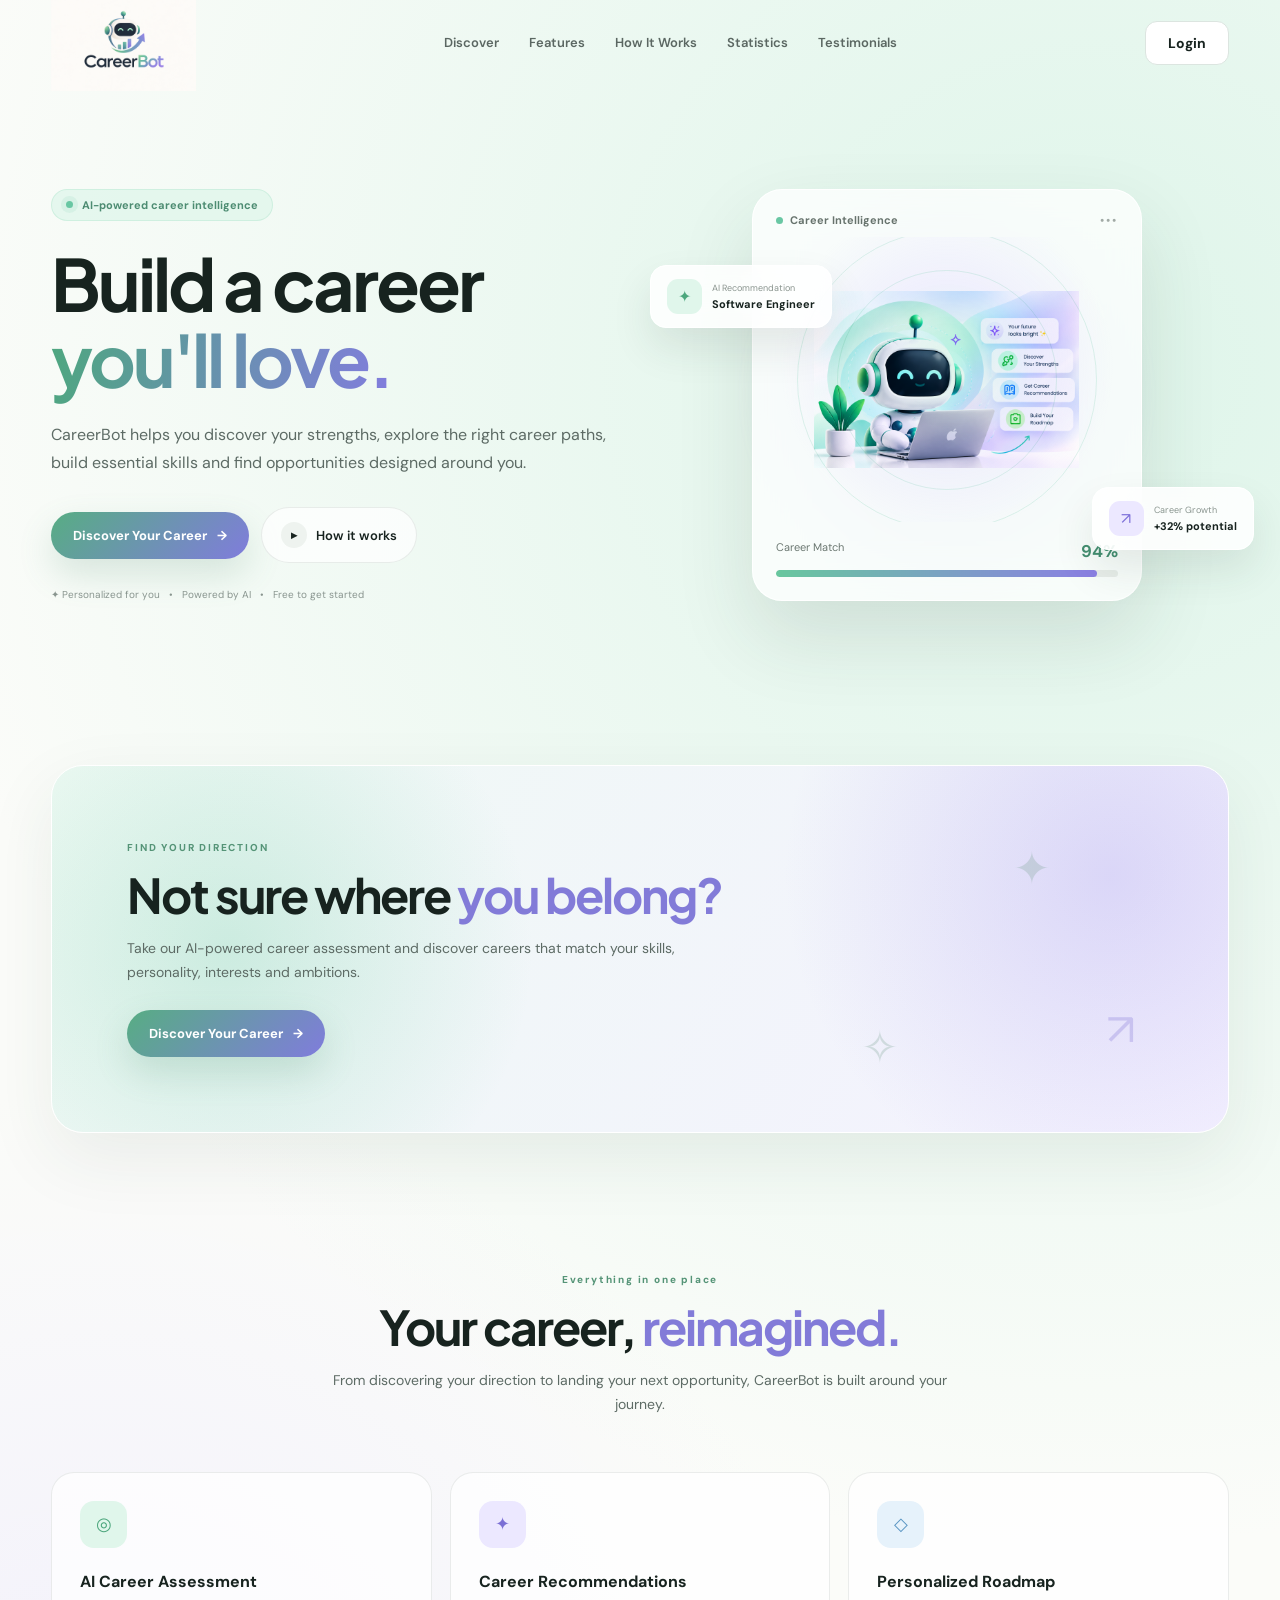
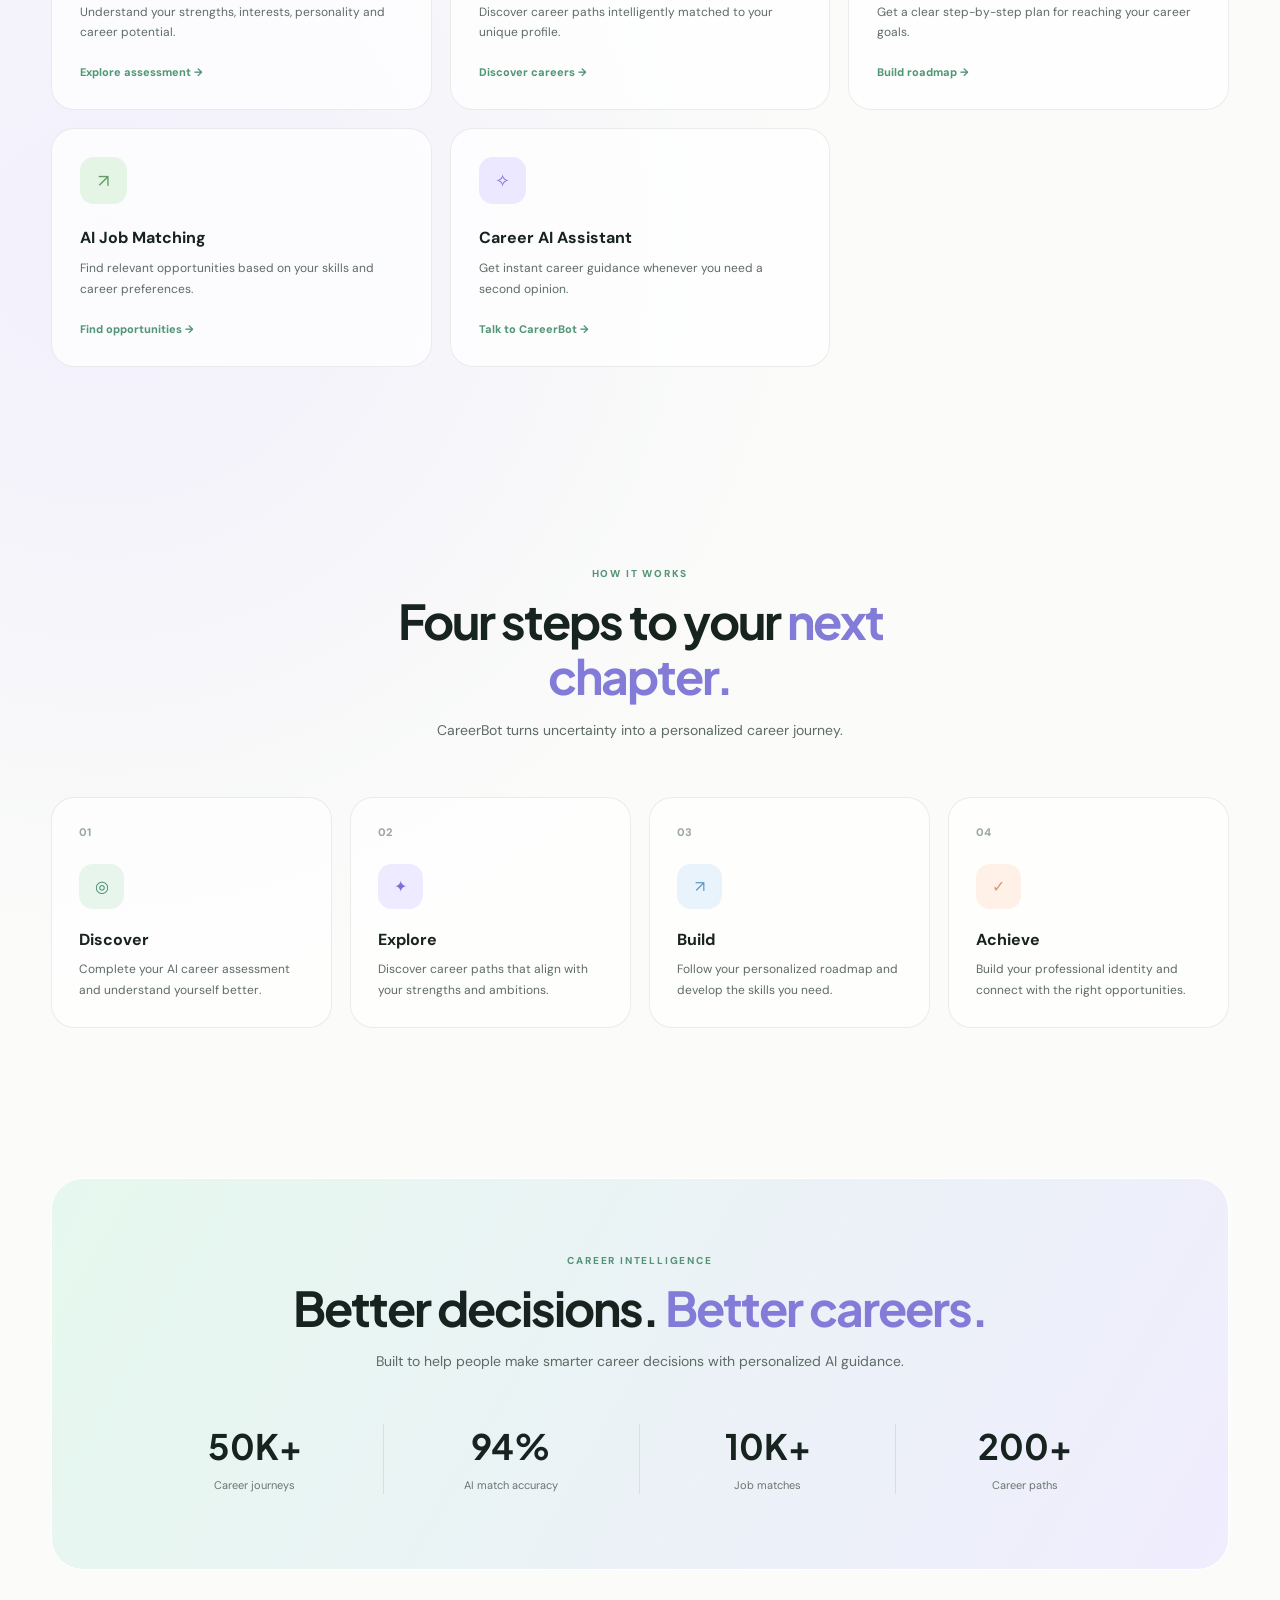
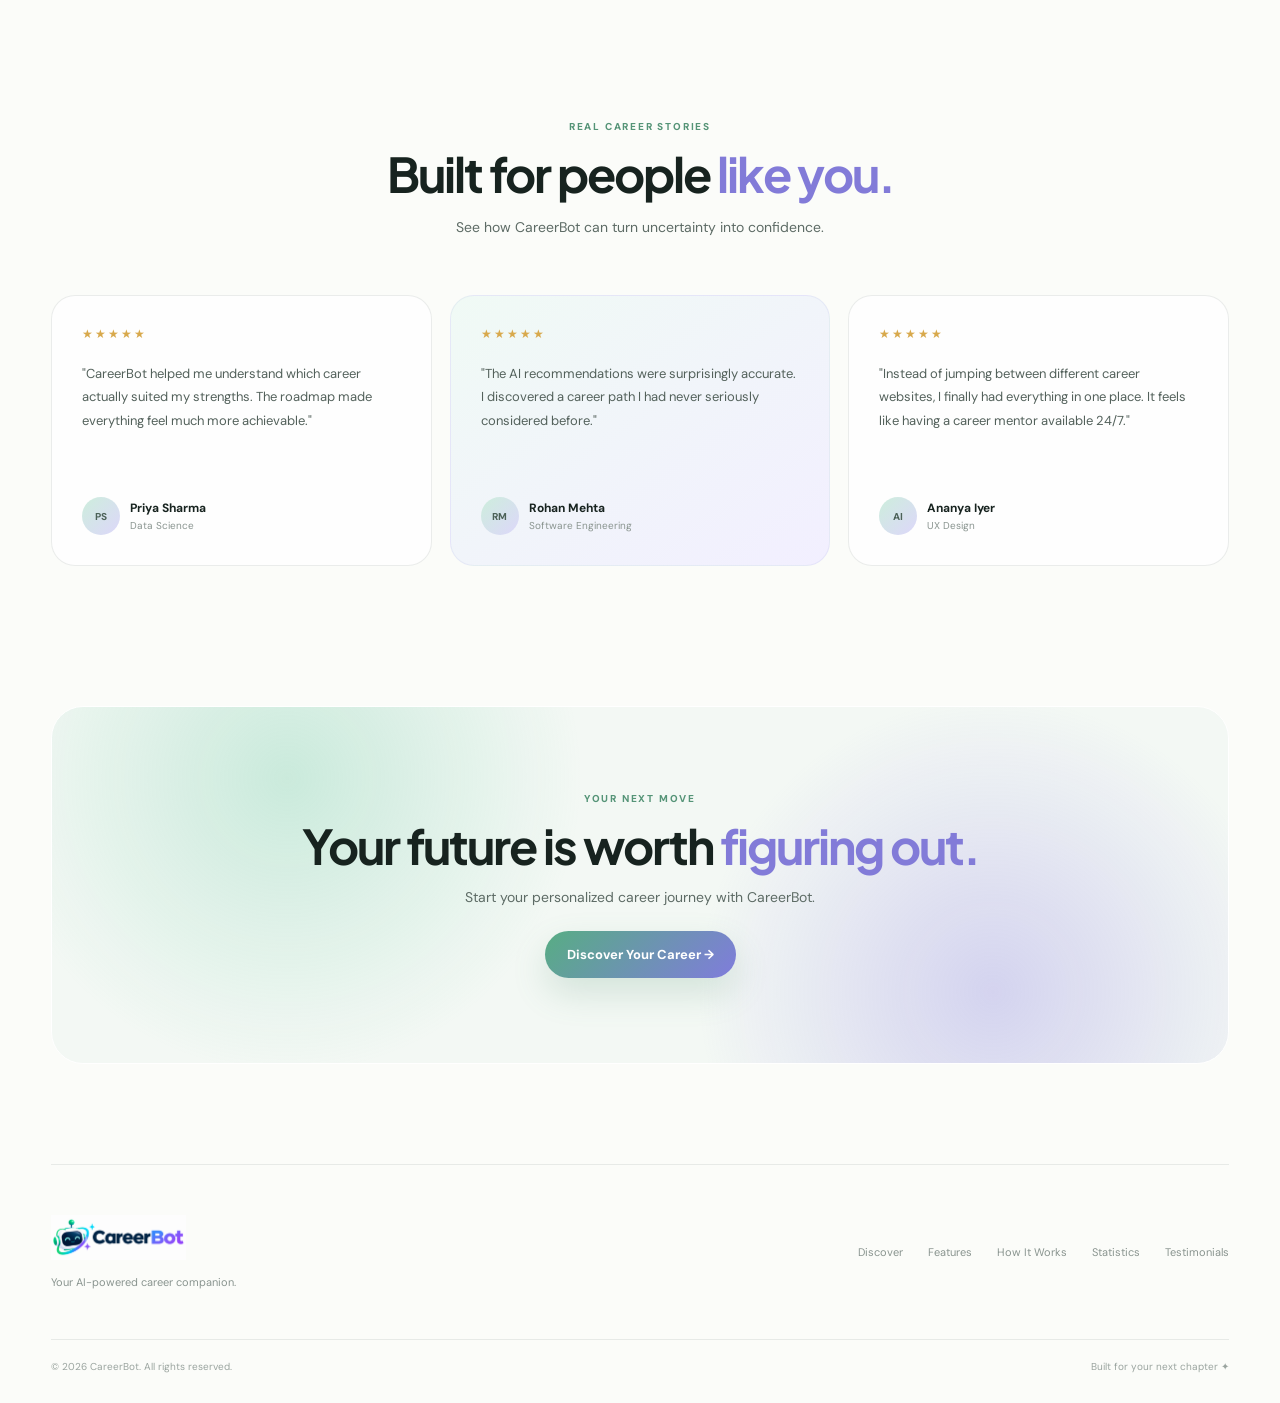
<file: index.html>
<!DOCTYPE html>
<html lang="en">
<head>
    <meta charset="UTF-8">
    <meta name="viewport" content="width=device-width, initial-scale=1.0">

    <title>CareerBot — Your AI Career Companion</title>
    <link rel="icon" type="image/png" href="CareerBot%20Growth%20Mascot%20Logo%281%29.png">

    <link rel="stylesheet" href="style.css">

    <!-- Fonts -->
    <link rel="preconnect" href="https://fonts.googleapis.com">
    <link rel="preconnect" href="https://fonts.gstatic.com" crossorigin>

    <link href="https://fonts.googleapis.com/css2?family=DM+Sans:wght@400;500;600;700&family=Plus+Jakarta+Sans:wght@500;600;700;800&display=swap" rel="stylesheet">
</head>


<body>

    <!-- ================= NAVBAR ================= -->

    <header class="navbar">

        <!-- CareerBot Logo -->
        <a href="index.html" class="logo">
            <img src="CareerBot Growth Mascot Logo(1).png" alt="CareerBot">
        </a>

        <nav class="nav-links">
            <a href="#discover">Discover</a>
            <a href="#features">Features</a>
            <a href="#how-it-works">How It Works</a>
            <a href="#statistics">Statistics</a>
            <a href="#testimonials">Testimonials</a>
        </nav>

        <div class="nav-buttons">

            <a href="login.html" class="login-btn">
                Login
            </a>

        </div>

        <button class="menu-btn" id="menuBtn">
            ☰
        </button>

    </header>


    <main>

        <!-- ================= HERO ================= -->

        <section class="hero">

            <div class="hero-content">

                <div class="hero-badge">
                    <span class="dot"></span>
                    AI-powered career intelligence
                </div>

                <h1>
                    Build a career
                    <br>
                    <span>you'll love.</span>
                </h1>

                <p>
                    CareerBot helps you discover your strengths,
                    explore the right career paths, build essential
                    skills and find opportunities designed around you.
                </p>

                <div class="hero-buttons">

                    <a href="login.html" class="primary-btn">
                        Discover Your Career
                        <span>→</span>
                    </a>

                    <a href="#how-it-works" class="secondary-btn">
                        <span class="play">▶</span>
                        How it works
                    </a>

                </div>

                <div class="hero-note">
                    ✦ Personalized for you &nbsp; • &nbsp;
                    Powered by AI &nbsp; • &nbsp;
                    Free to get started
                </div>

            </div>


            <!-- HERO VISUAL -->

            <div class="hero-visual">

                <div class="glow"></div>

                <div class="ai-panel">

                    <div class="panel-header">

                        <span>
                            <i></i>
                            Career Intelligence
                        </span>

                        <span class="dots">•••</span>

                    </div>


                    <div class="robot-area">

                        <div class="circle-one"></div>
                        <div class="circle-two"></div>

                        <!-- HERO IMAGE -->
                        <img
                            src="Friendly AI Career Workspace.png"
                            alt="CareerBot AI Career Assistant"
                        >

                    </div>


                    <div class="match-section">

                        <div class="match-top">

                            <span>Career Match</span>

                            <strong>94%</strong>

                        </div>

                        <div class="match-bar">
                            <div></div>
                        </div>

                    </div>

                </div>


                <!-- Floating recommendation -->

                <div class="floating-card recommendation">

                    <div class="floating-icon mint">
                        ✦
                    </div>

                    <div>
                        <small>AI Recommendation</small>
                        <strong>Software Engineer</strong>
                    </div>

                </div>


                <!-- Floating growth -->

                <div class="floating-card growth">

                    <div class="floating-icon lavender">
                        ↗
                    </div>

                    <div>
                        <small>Career Growth</small>
                        <strong>+32% potential</strong>
                    </div>

                </div>

            </div>

        </section>


        <!-- ================= DISCOVER CTA ================= -->

        <section class="discover-section" id="discover">

            <div class="discover-content">

                <div class="discover-label">
                    FIND YOUR DIRECTION
                </div>

                <h2>
                    Not sure where
                    <span>you belong?</span>
                </h2>

                <p>
                    Take our AI-powered career assessment and discover
                    careers that match your skills, personality,
                    interests and ambitions.
                </p>

                <a href="login.html" class="primary-btn">
                    Discover Your Career
                    <span>→</span>
                </a>

            </div>

            <div class="discover-decoration">
                <span>✦</span>
                <span>↗</span>
                <span>✧</span>
            </div>

        </section>


        <!-- ================= FEATURES ================= -->

        <section class="features-section" id="features">

            <div class="section-heading">

                <div class="section-label">
                    Everything in one place
                </div>

                <h2>
                    Your career,
                    <span>reimagined.</span>
                </h2>

                <p>
                    From discovering your direction to landing your
                    next opportunity, CareerBot is built around your journey.
                </p>

            </div>


            <div class="features-grid">

                <div class="feature-card">

                    <div class="feature-icon mint">
                        ◎
                    </div>

                    <h3>AI Career Assessment</h3>

                    <p>
                        Understand your strengths, interests,
                        personality and career potential.
                    </p>

                    <a href="login.html">
                        Explore assessment →
                    </a>

                </div>


                <div class="feature-card">

                    <div class="feature-icon lavender">
                        ✦
                    </div>

                    <h3>Career Recommendations</h3>

                    <p>
                        Discover career paths intelligently matched
                        to your unique profile.
                    </p>

                    <a href="login.html">
                        Discover careers →
                    </a>

                </div>


                <div class="feature-card">

                    <div class="feature-icon blue">
                        ◇
                    </div>

                    <h3>Personalized Roadmap</h3>

                    <p>
                        Get a clear step-by-step plan for reaching
                        your career goals.
                    </p>

                    <a href="login.html">
                        Build roadmap →
                    </a>

                </div>


                <div class="feature-card">

                    <div class="feature-icon green">
                        ↗
                    </div>

                    <h3>AI Job Matching</h3>

                    <p>
                        Find relevant opportunities based on
                        your skills and career preferences.
                    </p>

                    <a href="login.html">
                        Find opportunities →
                    </a>

                </div>


                <div class="feature-card">

                    <div class="feature-icon purple">
                        ✧
                    </div>

                    <h3>Career AI Assistant</h3>

                    <p>
                        Get instant career guidance whenever
                        you need a second opinion.
                    </p>

                    <a href="login.html">
                        Talk to CareerBot →
                    </a>

                </div>

            </div>

        </section>


        <!-- ================= HOW IT WORKS ================= -->

        <section class="how-section" id="how-it-works">

            <div class="section-heading">

                <div class="section-label">
                    HOW IT WORKS
                </div>

                <h2>
                    Four steps to your
                    <span>next chapter.</span>
                </h2>

                <p>
                    CareerBot turns uncertainty into a personalized
                    career journey.
                </p>

            </div>


            <div class="steps">

                <div class="step">

                    <div class="step-number">
                        01
                    </div>

                    <div class="step-icon">
                        ◎
                    </div>

                    <h3>Discover</h3>

                    <p>
                        Complete your AI career assessment
                        and understand yourself better.
                    </p>

                </div>


                <div class="step">

                    <div class="step-number">
                        02
                    </div>

                    <div class="step-icon">
                        ✦
                    </div>

                    <h3>Explore</h3>

                    <p>
                        Discover career paths that align
                        with your strengths and ambitions.
                    </p>

                </div>


                <div class="step">

                    <div class="step-number">
                        03
                    </div>

                    <div class="step-icon">
                        ↗
                    </div>

                    <h3>Build</h3>

                    <p>
                        Follow your personalized roadmap
                        and develop the skills you need.
                    </p>

                </div>


                <div class="step">

                    <div class="step-number">
                        04
                    </div>

                    <div class="step-icon">
                        ✓
                    </div>

                    <h3>Achieve</h3>

                    <p>
                        Build your professional identity
                        and connect with the right opportunities.
                    </p>

                </div>

            </div>

        </section>


        <!-- ================= STATISTICS ================= -->

        <section class="statistics-section" id="statistics">

            <div class="stats-inner">

                <div class="section-label">
                    CAREER INTELLIGENCE
                </div>

                <h2>
                    Better decisions.
                    <span>Better careers.</span>
                </h2>

                <p>
                    Built to help people make smarter career decisions
                    with personalized AI guidance.
                </p>


                <div class="stats-grid">

                    <div class="stat">
                        <strong>50K+</strong>
                        <span>Career journeys</span>
                    </div>

                    <div class="stat">
                        <strong>94%</strong>
                        <span>AI match accuracy</span>
                    </div>

                    <div class="stat">
                        <strong>10K+</strong>
                        <span>Job matches</span>
                    </div>

                    <div class="stat">
                        <strong>200+</strong>
                        <span>Career paths</span>
                    </div>

                </div>

            </div>

        </section>


        <!-- ================= TESTIMONIALS ================= -->

        <section class="testimonials-section" id="testimonials">

            <div class="section-heading">

                <div class="section-label">
                    REAL CAREER STORIES
                </div>

                <h2>
                    Built for people
                    <span>like you.</span>
                </h2>

                <p>
                    See how CareerBot can turn uncertainty into confidence.
                </p>

            </div>


            <div class="testimonial-grid">


                <div class="testimonial">

                    <div class="stars">
                        ★★★★★
                    </div>

                    <p>
                        "CareerBot helped me understand which career
                        actually suited my strengths. The roadmap made
                        everything feel much more achievable."
                    </p>

                    <div class="person">

                        <div class="avatar">
                            PS
                        </div>

                        <div>
                            <strong>Priya Sharma</strong>
                            <span>Data Science</span>
                        </div>

                    </div>

                </div>


                <div class="testimonial featured">

                    <div class="stars">
                        ★★★★★
                    </div>

                    <p>
                        "The AI recommendations were surprisingly
                        accurate. I discovered a career path I had
                        never seriously considered before."
                    </p>

                    <div class="person">

                        <div class="avatar">
                            RM
                        </div>

                        <div>
                            <strong>Rohan Mehta</strong>
                            <span>Software Engineering</span>
                        </div>

                    </div>

                </div>


                <div class="testimonial">

                    <div class="stars">
                        ★★★★★
                    </div>

                    <p>
                        "Instead of jumping between different career
                        websites, I finally had everything in one place.
                        It feels like having a career mentor available 24/7."
                    </p>

                    <div class="person">

                        <div class="avatar">
                            AI
                        </div>

                        <div>
                            <strong>Ananya Iyer</strong>
                            <span>UX Design</span>
                        </div>

                    </div>

                </div>

            </div>

        </section>


        <!-- ================= FINAL CTA ================= -->

        <section class="final-cta">

            <div>

                <div class="section-label">
                    YOUR NEXT MOVE
                </div>

                <h2>
                    Your future is worth
                    <span>figuring out.</span>
                </h2>

                <p>
                    Start your personalized career journey with CareerBot.
                </p>

                <a href="login.html" class="primary-btn">
                    Discover Your Career →
                </a>

            </div>

        </section>

    </main>


    <!-- ================= FOOTER ================= -->

    <footer>

        <div class="footer-content">

            <div class="footer-brand">

                <!-- FOOTER LOGO -->
                <img
                    src="CareerBot Orbit Mascot Logo.png"
                    alt="CareerBot"
                >

                <p>
                    Your AI-powered career companion.
                </p>

            </div>


            <div class="footer-links">

                <a href="#discover">Discover</a>
                <a href="#features">Features</a>
                <a href="#how-it-works">How It Works</a>
                <a href="#statistics">Statistics</a>
                <a href="#testimonials">Testimonials</a>

            </div>

        </div>


        <div class="footer-bottom">

            <span>
                © 2026 CareerBot. All rights reserved.
            </span>

            <span>
                Built for your next chapter ✦
            </span>

        </div>

    </footer>


    <script src="script.js"></script>

</body>

</html>
</file>
<file: style.css>
/* =========================================================
   CAREERBOT — CLEAN GLOBAL STYLESHEET
   ========================================================= */

/* =========================
   RESET
========================= */

* {
    margin: 0;
    padding: 0;
    box-sizing: border-box;
}

html {
    scroll-behavior: smooth;
}

body {
    font-family: "DM Sans", sans-serif;
    color: var(--dark);

    background:
        radial-gradient(
            circle at 85% 8%,
            rgba(198, 239, 221, 0.55),
            transparent 27%
        ),
        radial-gradient(
            circle at 8% 40%,
            rgba(230, 224, 255, 0.45),
            transparent 25%
        ),
        var(--cream);

    overflow-x: hidden;
}


/* =========================
   THEME
========================= */

:root {
    --dark: #17231f;
    --text: #5d6b65;
    --muted: #89948f;

    --mint: #69c7a3;
    --mint-dark: #438e70;

    --lavender: #9182e8;
    --blue: #79b7df;

    --cream: #fbfcf9;
    --white: #ffffff;

    --border: rgba(35, 55, 45, 0.09);

    --shadow: 0 25px 70px rgba(40, 60, 50, 0.08);

    --gradient: linear-gradient(
        135deg,
        #69c7a3,
        #9182e8
    );
}


/* =========================================================
   GLOBAL ELEMENTS
========================================================= */

a {
    color: inherit;
}

button,
input,
select,
textarea {
    font-family: inherit;
}

button {
    cursor: pointer;
}

img {
    max-width: 100%;
}


/* =========================================================
   NAVBAR
========================================================= */

.navbar {
    width: min(1200px, 92%);
    height: 85px;

    margin: auto;

    display: flex;
    align-items: center;
    justify-content: space-between;

    position: relative;
    z-index: 50;
}

.logo {
    display: inline-block;
}

.logo img {
    width: 145px;
    display: block;
}

.nav-links {
    display: flex;
    align-items: center;
    gap: 30px;
}

.nav-links a {
    text-decoration: none;
    color: #5b6762;

    font-size: 13px;
    font-weight: 600;

    transition: 0.25s ease;
}

.nav-links a:hover {
    color: var(--mint-dark);
}

.nav-buttons {
    display: flex;
    align-items: center;
    gap: 18px;
}


.menu-btn {
    display: none;

    border: 0;
    background: transparent;

    font-size: 24px;

    cursor: pointer;
}


/* =========================================================
   HERO
========================================================= */

.hero {
    width: min(1200px, 92%);
    min-height: 650px;

    margin: auto;

    display: grid;
    grid-template-columns: 1fr 1fr;

    align-items: center;

    gap: 50px;

    padding: 60px 0 100px;
}

.hero-badge {
    display: inline-flex;
    align-items: center;
    gap: 9px;

    padding: 8px 14px;

    border-radius: 50px;

    background: rgba(224, 247, 236, 0.8);

    border: 1px solid rgba(105, 199, 163, 0.18);

    color: #4d8c72;

    font-size: 11px;
    font-weight: 700;

    margin-bottom: 24px;
}

.dot {
    width: 7px;
    height: 7px;

    flex-shrink: 0;

    border-radius: 50%;

    background: var(--mint);

    box-shadow:
        0 0 0 5px rgba(105, 199, 163, 0.12);
}

.hero h1 {
    font-family: "Plus Jakarta Sans", sans-serif;

    font-size: clamp(48px, 6vw, 72px);

    line-height: 1.05;

    letter-spacing: -3px;

    margin-bottom: 25px;
}

.hero h1 span {
    background:
        linear-gradient(
            100deg,
            #4da77e,
            #827cde
        );

    -webkit-background-clip: text;
    background-clip: text;

    color: transparent;
}

.hero-content > p {
    max-width: 570px;

    color: var(--text);

    font-size: 16px;

    line-height: 1.75;

    margin-bottom: 30px;
}

.hero-buttons {
    display: flex;
    align-items: center;

    gap: 12px;

    flex-wrap: wrap;
}

.primary-btn {
    display: inline-flex;
    align-items: center;
    gap: 10px;

    padding: 15px 22px;

    border-radius: 50px;

    text-decoration: none;

    color: white;

    background:
        linear-gradient(
            135deg,
            #57ad83,
            #807cdc
        );

    font-size: 13px;
    font-weight: 700;

    box-shadow:
        0 15px 35px rgba(83, 145, 117, 0.2);

    transition: 0.3s ease;
}

.primary-btn:hover {
    transform: translateY(-3px);
}

.secondary-btn {
    display: inline-flex;
    align-items: center;
    gap: 9px;

    padding: 14px 19px;

    border-radius: 50px;

    text-decoration: none;

    color: var(--dark);

    border: 1px solid var(--border);

    background: rgba(255, 255, 255, 0.7);

    font-size: 13px;
    font-weight: 600;

    transition: 0.25s ease;
}

.secondary-btn:hover {
    transform: translateY(-2px);
}

.play {
    width: 26px;
    height: 26px;

    display: grid;
    place-items: center;

    border-radius: 50%;

    background: #eef3ef;

    font-size: 8px;
}

.hero-note {
    margin-top: 25px;

    color: #89958f;

    font-size: 10px;
}


/* =========================================================
   HERO VISUAL
========================================================= */

.hero-visual {
    position: relative;

    min-height: 500px;

    display: grid;
    place-items: center;
}

.glow {
    position: absolute;

    width: 420px;
    height: 420px;

    border-radius: 50%;

    background:
        radial-gradient(
            circle,
            rgba(113, 205, 170, 0.25),
            rgba(150, 135, 235, 0.16),
            transparent 70%
        );

    filter: blur(5px);
}

.ai-panel {
    position: relative;

    width: 390px;

    padding: 23px;

    border-radius: 30px;

    background: rgba(255, 255, 255, 0.75);

    backdrop-filter: blur(25px);

    border: 1px solid rgba(255, 255, 255, 0.9);

    box-shadow:
        0 35px 80px rgba(40, 60, 50, 0.12);

    z-index: 2;
}

.panel-header {
    display: flex;
    justify-content: space-between;

    color: #67736d;

    font-size: 11px;
    font-weight: 700;

    margin-bottom: 10px;
}

.panel-header span:first-child {
    display: flex;
    align-items: center;
    gap: 7px;
}

.panel-header i {
    width: 7px;
    height: 7px;

    background: var(--mint);

    border-radius: 50%;
}

.dots {
    color: #a1aaa5;
    letter-spacing: 2px;
}

.robot-area {
    height: 285px;

    display: grid;
    place-items: center;

    position: relative;

    overflow: hidden;

    border-radius: 24px;

    background:
        radial-gradient(
            circle at 50% 45%,
            rgba(210, 244, 228, 0.7),
            rgba(235, 231, 255, 0.5),
            transparent 72%
        );
}

.robot-area img {
    width: 265px;

    position: relative;

    z-index: 2;

    mix-blend-mode: multiply;
}

.circle-one,
.circle-two {
    position: absolute;

    border-radius: 50%;

    border: 1px solid rgba(105, 199, 163, 0.2);
}

.circle-one {
    width: 300px;
    height: 300px;
}

.circle-two {
    width: 220px;
    height: 220px;
}

.match-section {
    padding-top: 18px;
}

.match-top {
    display: flex;
    justify-content: space-between;

    color: #6c7872;

    font-size: 11px;

    margin-bottom: 8px;
}

.match-top strong {
    color: var(--mint-dark);

    font-size: 17px;
}

.match-bar {
    width: 100%;
    height: 7px;

    background: #e7ede9;

    border-radius: 10px;

    overflow: hidden;
}

.match-bar div {
    width: 94%;
    height: 100%;

    border-radius: inherit;

    background:
        linear-gradient(
            90deg,
            #68c79e,
            #8b7fe4
        );
}


/* =========================================================
   FLOATING CARDS
========================================================= */

.floating-card {
    position: absolute;

    z-index: 5;

    display: flex;
    align-items: center;

    gap: 10px;

    padding: 13px 16px;

    border-radius: 16px;

    background: rgba(255, 255, 255, 0.86);

    backdrop-filter: blur(20px);

    border: 1px solid white;

    box-shadow:
        0 20px 40px rgba(40, 60, 50, 0.1);

    animation: floating 5s ease-in-out infinite;
}

.recommendation {
    left: -15px;
    top: 120px;
}

.growth {
    right: -25px;
    bottom: 95px;

    animation-delay: 1.5s;
}

.floating-icon {
    width: 35px;
    height: 35px;

    display: grid;
    place-items: center;

    border-radius: 11px;
}

.floating-icon.mint {
    background: #e0f6eb;
    color: #4ca77d;
}

.floating-icon.lavender {
    background: #ece8ff;
    color: #7d70d9;
}

.floating-card small {
    display: block;

    color: #89948e;

    font-size: 9px;

    margin-bottom: 3px;
}

.floating-card strong {
    display: block;

    font-size: 11px;
}

@keyframes floating {
    0%,
    100% {
        transform: translateY(0);
    }

    50% {
        transform: translateY(-9px);
    }
}


/* =========================================================
   COMMON SECTIONS
========================================================= */

.features-section,
.how-section,
.testimonials-section {
    width: min(1200px, 92%);

    margin: auto;

    padding: 100px 0;
}

.section-heading {
    max-width: 650px;

    text-align: center;

    margin: auto auto 55px;
}

.section-label,
.discover-label {
    color: #559477;

    font-size: 10px;
    font-weight: 800;

    letter-spacing: 1.8px;

    margin-bottom: 13px;
}

.section-heading h2,
.discover-content h2,
.final-cta h2,
.stats-inner h2 {
    font-family: "Plus Jakarta Sans", sans-serif;

    font-size: clamp(32px, 4vw, 48px);

    line-height: 1.15;

    letter-spacing: -2px;

    margin-bottom: 15px;
}

.section-heading h2 span,
.discover-content h2 span,
.final-cta h2 span,
.stats-inner h2 span {
    color: #827bd8;
}

.section-heading p,
.stats-inner > p {
    color: var(--text);

    font-size: 14px;

    line-height: 1.7;
}


/* =========================================================
   DISCOVER
========================================================= */

.discover-section {
    width: min(1200px, 92%);

    margin: 20px auto 40px;

    position: relative;

    overflow: hidden;

    padding: 75px;

    border-radius: 32px;

    background:
        radial-gradient(
            circle at 15% 50%,
            rgba(110, 203, 166, 0.28),
            transparent 30%
        ),
        radial-gradient(
            circle at 90% 30%,
            rgba(145, 130, 232, 0.25),
            transparent 30%
        ),
        linear-gradient(
            120deg,
            #effaf4,
            #f4f1ff
        );

    border: 1px solid white;

    box-shadow: var(--shadow);
}

.discover-content {
    max-width: 600px;
}

.discover-content p {
    color: var(--text);

    line-height: 1.7;

    font-size: 14px;

    max-width: 550px;

    margin-bottom: 25px;
}

.discover-decoration span {
    position: absolute;

    font-size: 45px;

    color: rgba(112, 157, 136, 0.25);
}

.discover-decoration span:nth-child(1) {
    right: 15%;
    top: 20%;
}

.discover-decoration span:nth-child(2) {
    right: 8%;
    bottom: 20%;

    color: rgba(132, 119, 215, 0.3);
}

.discover-decoration span:nth-child(3) {
    right: 28%;
    bottom: 15%;
}


/* =========================================================
   FEATURES
========================================================= */

.features-grid {
    display: grid;

    grid-template-columns: repeat(3, 1fr);

    gap: 18px;
}

.feature-card {
    padding: 28px;

    background: rgba(255, 255, 255, 0.72);

    border: 1px solid var(--border);

    border-radius: 23px;

    transition: 0.3s ease;
}

.feature-card:hover {
    transform: translateY(-6px);

    box-shadow:
        0 25px 50px rgba(40, 60, 50, 0.08);
}

.feature-icon {
    width: 47px;
    height: 47px;

    display: grid;
    place-items: center;

    border-radius: 14px;

    margin-bottom: 23px;

    font-size: 18px;
}

.feature-icon.mint {
    background: #e0f6eb;
    color: #4da67d;
}

.feature-icon.lavender,
.feature-icon.purple {
    background: #ece8ff;
    color: #7b6fd5;
}

.feature-icon.blue {
    background: #e6f2fb;
    color: #5794c2;
}

.feature-icon.peach {
    background: #fff0e9;
    color: #df9676;
}

.feature-icon.green {
    background: #e5f5e5;
    color: #629b67;
}

.feature-card h3 {
    font-size: 16px;

    margin-bottom: 10px;
}

.feature-card p {
    color: var(--text);

    font-size: 12px;

    line-height: 1.7;

    margin-bottom: 18px;
}

.feature-card a {
    color: #519677;

    text-decoration: none;

    font-size: 11px;

    font-weight: 800;
}


/* =========================================================
   HOW IT WORKS
========================================================= */

.steps {
    display: grid;

    grid-template-columns: repeat(4, 1fr);

    gap: 18px;
}

.step {
    padding: 27px;

    border-radius: 23px;

    background: rgba(255, 255, 255, 0.65);

    border: 1px solid var(--border);
}

.step-number {
    color: #9ba7a1;

    font-size: 11px;

    font-weight: 800;

    margin-bottom: 25px;
}

.step-icon {
    width: 45px;
    height: 45px;

    display: grid;
    place-items: center;

    border-radius: 14px;

    background: #e7f5ed;

    color: var(--mint-dark);

    margin-bottom: 20px;
}

.step:nth-child(2) .step-icon {
    background: #eeeaff;
    color: #7c70d8;
}

.step:nth-child(3) .step-icon {
    background: #e8f3fb;
    color: #5898c5;
}

.step:nth-child(4) .step-icon {
    background: #fff0e8;
    color: #dc9574;
}

.step h3 {
    font-size: 16px;

    margin-bottom: 9px;
}

.step p {
    color: var(--text);

    font-size: 12px;

    line-height: 1.7;
}


/* =========================================================
   STATISTICS
========================================================= */

.statistics-section {
    width: min(1200px, 92%);

    margin: 50px auto;

    padding: 75px;

    text-align: center;

    border-radius: 32px;

    background:
        linear-gradient(
            120deg,
            rgba(224, 247, 235, 0.8),
            rgba(237, 233, 255, 0.8)
        );

    border: 1px solid white;
}

.stats-inner > p {
    max-width: 550px;

    margin: auto;
}

.stats-grid {
    display: grid;

    grid-template-columns: repeat(4, 1fr);

    margin-top: 50px;
}

.stat {
    border-right: 1px solid rgba(40, 60, 50, 0.1);
}

.stat:last-child {
    border-right: none;
}

.stat strong {
    display: block;

    font-family: "Plus Jakarta Sans", sans-serif;

    font-size: 35px;

    margin-bottom: 5px;
}

.stat span {
    color: #68756f;

    font-size: 11px;
}


/* =========================================================
   TESTIMONIALS
========================================================= */

.testimonial-grid {
    display: grid;

    grid-template-columns: repeat(3, 1fr);

    gap: 18px;
}

.testimonial {
    padding: 30px;

    background: rgba(255, 255, 255, 0.72);

    border: 1px solid var(--border);

    border-radius: 24px;
}

.testimonial.featured {
    background:
        linear-gradient(
            145deg,
            #f0faf5,
            #f2efff
        );

    border-color: rgba(120, 130, 200, 0.1);
}

.stars {
    color: #d8a94c;

    font-size: 12px;

    letter-spacing: 2px;

    margin-bottom: 20px;
}

.testimonial > p {
    color: #53615b;

    font-size: 13px;

    line-height: 1.8;

    min-height: 115px;
}

.person {
    display: flex;

    align-items: center;

    gap: 10px;

    margin-top: 20px;
}

.avatar {
    width: 38px;
    height: 38px;

    display: grid;
    place-items: center;

    border-radius: 50%;

    background:
        linear-gradient(
            135deg,
            #cdeedc,
            #ddd7fa
        );

    color: #4c6258;

    font-size: 10px;

    font-weight: 800;
}

.person strong {
    display: block;

    font-size: 12px;
}

.person span {
    display: block;

    color: var(--muted);

    font-size: 10px;

    margin-top: 3px;
}


/* =========================================================
   FINAL CTA
========================================================= */

.final-cta {
    width: min(1200px, 92%);

    margin: 40px auto 100px;

    padding: 85px 30px;

    text-align: center;

    border-radius: 32px;

    background:
        radial-gradient(
            circle at 20% 20%,
            rgba(109, 202, 164, 0.3),
            transparent 30%
        ),
        radial-gradient(
            circle at 80% 80%,
            rgba(140, 126, 228, 0.3),
            transparent 30%
        ),
        #f3f8f4;

    border: 1px solid white;
}

.final-cta p {
    color: var(--text);

    font-size: 14px;

    margin-bottom: 25px;
}


/* =========================================================
   FOOTER
========================================================= */

footer {
    width: min(1200px, 92%);

    margin: auto;
}

.footer-content {
    display: flex;

    justify-content: space-between;

    padding: 50px 0;

    border-top: 1px solid var(--border);
}

.footer-brand img {
    width: 135px;
}

.footer-brand p {
    color: var(--muted);

    font-size: 11px;

    margin-top: 10px;
}

.footer-links {
    display: flex;

    align-items: center;

    gap: 25px;
}

.footer-links a {
    text-decoration: none;

    color: var(--muted);

    font-size: 11px;
}

.footer-links a:hover {
    color: var(--mint-dark);
}

.footer-bottom {
    display: flex;

    justify-content: space-between;

    padding: 20px 0 30px;

    border-top: 1px solid var(--border);

    color: #9aa49f;

    font-size: 10px;
}


/* =========================================================
   SCROLL REVEAL
========================================================= */

.feature-card,
.step,
.testimonial,
.stat,
.discover-section,
.final-cta {
    opacity: 0;

    transform: translateY(25px);

    transition:
        opacity 0.7s ease,
        transform 0.7s ease;
}

.feature-card.visible,
.step.visible,
.testimonial.visible,
.stat.visible,
.discover-section.visible,
.final-cta.visible {
    opacity: 1;

    transform: translateY(0);
}


/* =========================================================
   AUTHENTICATION
========================================================= */

.auth-page {
    min-height: 100vh;

    margin: 0;

    padding: 30px;

    display: flex;

    align-items: center;
    justify-content: center;

    background:
        radial-gradient(
            circle at 10% 15%,
            rgba(105, 199, 163, 0.18),
            transparent 32%
        ),
        radial-gradient(
            circle at 90% 85%,
            rgba(145, 130, 232, 0.16),
            transparent 32%
        ),
        #f7fbf9;
}

.auth-container {
    width: min(1050px, 100%);

    min-height: 650px;

    display: grid;

    grid-template-columns: 1fr 1fr;

    overflow: hidden;

    background: rgba(255, 255, 255, 0.88);

    border: 1px solid rgba(35, 55, 45, 0.08);

    border-radius: 30px;

    box-shadow:
        0 30px 90px rgba(40, 60, 50, 0.12);

    backdrop-filter: blur(25px);
}


/* LEFT AUTH SIDE */

.auth-info {
    position: relative;

    padding: 55px;

    display: flex;

    flex-direction: column;

    background:
        linear-gradient(
            145deg,
            rgba(105, 199, 163, 0.17),
            rgba(145, 130, 232, 0.13)
        );
}

.auth-info::after {
    content: "";

    position: absolute;

    width: 250px;
    height: 250px;

    right: -100px;
    bottom: -100px;

    border-radius: 50%;

    background: rgba(145, 130, 232, 0.1);

    filter: blur(10px);

    pointer-events: none;
}

.auth-logo {
    display: inline-block;

    width: fit-content;

    text-decoration: none;
}

.auth-logo img {
    display: block;

    width: 150px;

    height: auto;
}

.auth-info-content {
    position: relative;

    z-index: 2;

    max-width: 440px;

    margin: auto 0;
}

.auth-badge {
    display: inline-flex;

    align-items: center;

    gap: 7px;

    padding: 9px 14px;

    border-radius: 50px;

    background: rgba(255, 255, 255, 0.65);

    border: 1px solid rgba(105, 199, 163, 0.22);

    color: #438e70;

    font-size: 11px;

    font-weight: 700;
}

.auth-badge span {
    color: #69c7a3;

    font-size: 14px;
}

.auth-info h1 {
    margin: 25px 0 18px;

    font-family: "Plus Jakarta Sans", sans-serif;

    font-size: clamp(35px, 4vw, 48px);

    line-height: 1.1;

    letter-spacing: -2.5px;

    color: #17231f;
}

.auth-info h1 span {
    display: block;

    background:
        linear-gradient(
            90deg,
            #438e70,
            #9182e8
        );

    background-clip: text;

    -webkit-background-clip: text;

    -webkit-text-fill-color: transparent;
}

.auth-info-content > p {
    max-width: 420px;

    margin: 0;

    color: #617069;

    font-size: 14px;

    line-height: 1.8;
}

.auth-benefits {
    margin-top: 30px;

    display: flex;

    flex-direction: column;

    gap: 14px;
}

.auth-benefits div {
    display: flex;

    align-items: center;

    color: #53635c;

    font-size: 13px;
}

.auth-benefits span {
    width: 24px;
    height: 24px;

    margin-right: 10px;

    display: inline-flex;

    align-items: center;
    justify-content: center;

    border-radius: 50%;

    background: rgba(105, 199, 163, 0.15);

    color: #438e70;

    font-weight: 800;
}


/* RIGHT AUTH CARD */

.auth-card {
    padding: 50px;

    background: rgba(255, 255, 255, 0.94);
}


/* TABS */

.auth-tabs {
    display: grid;

    grid-template-columns: 1fr 1fr;

    gap: 4px;

    padding: 5px;

    margin-bottom: 32px;

    background: #f1f5f3;

    border-radius: 14px;
}

.auth-tab {
    padding: 12px;

    border: none;

    border-radius: 10px;

    background: transparent;

    color: #89948f;

    font-family: inherit;

    font-size: 13px;

    font-weight: 700;

    cursor: pointer;

    transition: all 0.25s ease;
}

.auth-tab:hover {
    color: #438e70;
}

.auth-tab.active {
    background: white;

    color: #438e70;

    box-shadow:
        0 4px 15px rgba(40, 60, 50, 0.07);
}


/* AUTH HEADING */

.auth-heading h2 {
    margin: 0 0 8px;

    color: #17231f;

    font-family: "Plus Jakarta Sans", sans-serif;

    font-size: 29px;

    letter-spacing: -1px;
}

.auth-heading p {
    margin: 0 0 25px;

    color: #89948f;

    font-size: 13px;

    line-height: 1.6;
}


/* GOOGLE */

.google-btn {
    width: 100%;

    padding: 14px;

    display: flex;

    align-items: center;

    justify-content: center;

    gap: 11px;

    border: 1px solid rgba(35, 55, 45, 0.1);

    border-radius: 12px;

    background: white;

    color: #435149;

    font-family: inherit;

    font-size: 13px;

    font-weight: 700;

    cursor: pointer;

    transition: all 0.25s ease;
}

.google-btn:hover {
    transform: translateY(-2px);

    border-color: rgba(105, 199, 163, 0.35);

    box-shadow:
        0 8px 25px rgba(40, 60, 50, 0.08);
}

.google-icon {
    font-family: Arial, sans-serif;

    font-size: 18px;

    font-weight: 800;

    color: #4285f4;
}


/* DIVIDER */

.or-divider {
    display: flex;

    align-items: center;

    gap: 12px;

    margin: 23px 0;

    color: #a5afaa;

    font-size: 9px;

    font-weight: 700;
}

.or-divider::before,
.or-divider::after {
    content: "";

    flex: 1;

    height: 1px;

    background: rgba(35, 55, 45, 0.08);
}


/* AUTH FORM */

.auth-card form {
    display: flex;

    flex-direction: column;

    gap: 8px;
}

.auth-card label {
    margin-top: 8px;

    color: #52615a;

    font-size: 11px;

    font-weight: 700;
}

.auth-card input {
    width: 100%;

    padding: 14px 15px;

    border: 1px solid rgba(35, 55, 45, 0.1);

    border-radius: 12px;

    outline: none;

    background: #fbfcfb;

    color: #17231f;

    font-family: inherit;

    font-size: 13px;

    transition: all 0.2s ease;
}

.auth-card input::placeholder {
    color: #a4ada9;
}

.auth-card input:focus {
    border-color: #69c7a3;

    background: white;

    box-shadow:
        0 0 0 3px rgba(105, 199, 163, 0.12);
}


/* TWO INPUTS */

.two-inputs {
    display: grid;

    grid-template-columns: 1fr 1fr;

    gap: 12px;
}

.two-inputs > div {
    display: flex;

    flex-direction: column;
}


/* PASSWORD */

.password-field {
    position: relative;
}

.password-field input {
    padding-right: 48px !important;
}

.password-field button,
.password-toggle {
    position: absolute;

    right: 12px;

    top: 50%;

    transform: translateY(-50%);

    width: 28px;

    height: 28px;

    padding: 0;

    border: none;

    background: transparent;

    color: #89948f;

    cursor: pointer;
}

.password-field button:hover,
.password-toggle:hover {
    color: #438e70;
}


/* FORGOT */

.forgot-row {
    display: flex;

    align-items: center;

    justify-content: space-between;

    margin-top: 7px;
}

.remember {
    display: flex !important;

    align-items: center;

    gap: 7px;

    margin: 0 !important;

    color: #89948f;

    font-size: 11px;

    font-weight: 500 !important;
}

.remember input {
    width: 14px;

    height: 14px;

    margin: 0;

    accent-color: #69c7a3;
}

.forgot-row a {
    color: #559477;

    font-size: 11px;

    font-weight: 700;

    text-decoration: none;
}

.forgot-row a:hover {
    text-decoration: underline;
}


/* TERMS */

.terms {
    display: flex !important;

    align-items: center;

    gap: 8px;

    margin-top: 15px !important;

    color: #89948f !important;

    font-size: 10px !important;

    font-weight: 500 !important;

    line-height: 1.5;
}

.terms input {
    width: 14px;

    height: 14px;

    flex-shrink: 0;

    accent-color: #69c7a3;
}


/* AUTH SUBMIT */

.auth-submit {
    width: 100%;

    margin-top: 17px;

    padding: 15px;

    display: flex;

    align-items: center;

    justify-content: center;

    gap: 10px;

    border: none;

    border-radius: 13px;

    background:
        linear-gradient(
            100deg,
            #69c7a3,
            #9182e8
        );

    color: white;

    font-family: inherit;

    font-size: 13px;

    font-weight: 800;

    cursor: pointer;

    transition: all 0.25s ease;
}

.auth-submit:hover {
    transform: translateY(-2px);

    box-shadow:
        0 10px 28px rgba(105, 199, 163, 0.25);
}


/* AUTH SWITCH */

.auth-switch {
    margin: 24px 0 0;

    text-align: center;

    color: #89948f;

    font-size: 11px;
}

.auth-switch button {
    padding: 0;

    border: none;

    background: transparent;

    color: #438e70;

    font-family: inherit;

    font-size: 11px;

    font-weight: 800;

    cursor: pointer;
}

.auth-switch button:hover {
    text-decoration: underline;
}


/* AUTH REGISTER LINK */

.auth-register a {
    color: #559477;

    font-weight: 800;

    text-decoration: none;
}


/* =========================================================
   HIDDEN
========================================================= */

.hidden {
    display: none !important;
}


/* =========================================================
   PROFILE PAGE
========================================================= */

.profile-page {
    min-height: 100vh;

    margin: 0;

    padding: 35px 20px;

    background:
        radial-gradient(
            circle at 10% 10%,
            rgba(105, 199, 163, 0.14),
            transparent 30%
        ),
        radial-gradient(
            circle at 90% 90%,
            rgba(145, 130, 232, 0.13),
            transparent 30%
        ),
        #f8fbf9;
}

.profile-container {
    width: min(800px, 100%);

    margin: auto;
}

.profile-header {
    display: flex;

    align-items: center;

    justify-content: space-between;

    margin-bottom: 20px;
}

.profile-header img {
    width: 135px;
}

.profile-header span {
    font-size: 11px;

    font-weight: 700;

    color: #718078;
}

.progress {
    height: 5px;

    background: #e7eeea;

    border-radius: 20px;

    margin-bottom: 25px;

    overflow: hidden;
}

.progress-fill {
    width: 25%;

    height: 100%;

    background:
        linear-gradient(
            90deg,
            #69c7a3,
            #9182e8
        );
}

.profile-card {
    background: rgba(255, 255, 255, 0.86);

    border: 1px solid rgba(35, 55, 45, 0.08);

    border-radius: 28px;

    padding: 45px;

    box-shadow:
        0 25px 70px rgba(40, 60, 50, 0.08);
}

.profile-title {
    margin-bottom: 35px;
}

.profile-badge {
    color: #438e70;

    font-size: 10px;

    font-weight: 800;

    letter-spacing: 1px;
}

.profile-title h1 {
    font-family: "Plus Jakarta Sans", sans-serif;

    font-size: 32px;

    letter-spacing: -1px;

    color: #17231f;

    margin: 12px 0;
}

.profile-title p {
    color: #78857f;

    font-size: 13px;

    line-height: 1.7;
}

.profile-card form {
    display: flex;

    flex-direction: column;

    gap: 10px;
}

.profile-card h3 {
    font-family: "Plus Jakarta Sans", sans-serif;

    color: #17231f;

    margin-top: 28px;

    margin-bottom: 4px;
}

.form-help {
    color: #89948f;

    font-size: 12px;

    margin-top: 0;
}

.profile-card label {
    font-size: 11px;

    color: #52615a;

    font-weight: 700;

    margin-top: 8px;
}

.profile-card input,
.profile-card select,
.profile-card textarea {
    width: 100%;

    padding: 14px;

    border-radius: 12px;

    border: 1px solid rgba(35, 55, 45, 0.1);

    background: white;

    outline: none;

    font-family: inherit;

    font-size: 13px;
}

.profile-card textarea {
    resize: vertical;
}

.profile-card input:focus,
.profile-card select:focus,
.profile-card textarea:focus {
    border-color: #69c7a3;

    box-shadow:
        0 0 0 3px rgba(105, 199, 163, 0.1);
}

.form-grid {
    display: grid;

    grid-template-columns: 1fr 1fr;

    gap: 14px;
}

.choice-grid {
    display: grid;

    grid-template-columns: repeat(2, 1fr);

    gap: 10px;

    margin-top: 5px;
}

.choice {
    padding: 14px;

    border: 1px solid rgba(35, 55, 45, 0.09);

    border-radius: 12px;

    background: rgba(255, 255, 255, 0.7);

    cursor: pointer;

    transition: 0.2s ease;
}

.choice:hover {
    border-color: #69c7a3;

    background: rgba(105, 199, 163, 0.06);
}

.choice input {
    width: auto;

    margin-right: 7px;
}

.profile-submit {
    margin-top: 30px;

    padding: 16px;

    border: none;

    border-radius: 13px;

    background:
        linear-gradient(
            100deg,
            #69c7a3,
            #9182e8
        );

    color: white;

    font-family: inherit;

    font-size: 13px;

    font-weight: 800;

    cursor: pointer;
}

.profile-submit span {
    margin-left: 8px;
}


/* =========================================================
   MOBILE MENU
========================================================= */

@media (max-width: 900px) {

    .nav-links,
    .nav-buttons {
        display: none;
    }

    .menu-btn {
        display: block;
    }

    .nav-links.mobile-menu {
        display: flex;

        position: absolute;

        top: 75px;

        left: 4%;
        right: 4%;

        flex-direction: column;

        gap: 0;

        padding: 15px;

        background: rgba(255, 255, 255, 0.95);

        backdrop-filter: blur(20px);

        border: 1px solid var(--border);

        border-radius: 20px;

        box-shadow: var(--shadow);

        z-index: 100;
    }

    .nav-links.mobile-menu a {
        padding: 13px;
    }

    .hero {
        grid-template-columns: 1fr;

        text-align: center;
    }

    .hero-content > p {
        margin-left: auto;

        margin-right: auto;
    }

    .hero-buttons {
        justify-content: center;
    }

    .hero-visual {
        margin-top: 30px;
    }

    .features-grid {
        grid-template-columns: repeat(2, 1fr);
    }

    .steps {
        grid-template-columns: repeat(2, 1fr);
    }

    .testimonial-grid {
        grid-template-columns: 1fr;
    }

    .statistics-section {
        padding: 60px 25px;
    }
}


/* =========================================================
   TABLET AUTH
========================================================= */

@media (max-width: 850px) {

    .auth-container {
        grid-template-columns: 1fr;

        min-height: auto;

        max-width: 520px;
    }

    .auth-info {
        display: none;
    }

    .auth-card {
        padding: 40px 30px;
    }
}


/* =========================================================
   MOBILE
========================================================= */

@media (max-width: 600px) {

    .hero h1 {
        font-size: 45px;

        letter-spacing: -2px;
    }

    .ai-panel {
        width: 320px;
    }

    .robot-area {
        height: 250px;
    }

    .robot-area img {
        width: 220px;
    }

    .floating-card {
        display: none;
    }

    .features-grid,
    .steps {
        grid-template-columns: 1fr;
    }

    .discover-section {
        padding: 50px 30px;
    }

    .stats-grid {
        grid-template-columns: repeat(2, 1fr);

        gap: 30px;
    }

    .stat {
        border-right: none;
    }

    .footer-content {
        flex-direction: column;

        gap: 30px;
    }

    .footer-links {
        flex-wrap: wrap;
    }

    .footer-bottom {
        flex-direction: column;

        gap: 8px;
    }

    .profile-card {
        padding: 25px;
    }

    .form-grid {
        grid-template-columns: 1fr;
    }

    .choice-grid {
        grid-template-columns: 1fr;
    }

    .profile-title h1 {
        font-size: 26px;
    }
}


/* =========================================================
   SMALL AUTH MOBILE
========================================================= */

@media (max-width: 500px) {

    .auth-page {
        padding: 15px;
    }

    .auth-container {
        border-radius: 22px;
    }

    .auth-card {
        padding: 30px 20px;
    }

    .auth-heading h2 {
        font-size: 25px;
    }

    .two-inputs {
        grid-template-columns: 1fr;

        gap: 0;
    }
}


/* =========================================================
   ACCESSIBILITY
========================================================= */

button:focus-visible,
a:focus-visible,
input:focus-visible,
select:focus-visible,
textarea:focus-visible {
    outline: 3px solid rgba(105, 199, 163, 0.35);

    outline-offset: 2px;
}
/* =====================================
   CAREERBOT FEATURE VISIBILITY FIX
===================================== */

.feature-card,
.step,
.testimonial,
.stat,
.discover-section,
.final-cta {
    opacity: 1;
    transform: translateY(0);
}
/* LOGIN / REGISTER BUTTON */

.login-btn {
    display: inline-flex;
    align-items: center;
    justify-content: center;
    gap: 8px;

    padding: 12px 22px;

    background: #ffffff;
    color: #17231f;

    border: 1px solid #dce5e0;
    border-radius: 12px;

    font-size: 14px;
    font-weight: 700;

    text-decoration: none;

    transition: all 0.25s ease;
}

.login-btn:hover {
    background:  #529499;
    color: #ffffff;
    border-color:  #529499;
    transform: translateY(-2px);
    box-shadow: 0 8px 20px rgba(67, 142, 112, 0.18);
    
}
/* =========================================================
   CAREER ASSESSMENT
========================================================= */

.assessment-page {
    min-height: 100vh;
    background:
        radial-gradient(
            circle at 85% 10%,
            rgba(198, 239, 221, 0.55),
            transparent 28%
        ),
        radial-gradient(
            circle at 10% 75%,
            rgba(230, 224, 255, 0.5),
            transparent 28%
        ),
        var(--cream);
}


/* ================= HEADER ================= */

.assessment-header {
    width: min(1100px, 92%);
    margin: auto;

    height: 85px;

    display: flex;
    align-items: center;
    justify-content: space-between;
}

.assessment-logo img {
    width: 145px;
    height: auto;
    display: block;
}

.assessment-step {
    text-align: right;
}

.assessment-step span {
    display: block;

    color: #89948f;

    font-size: 11px;

    margin-bottom: 3px;
}

.assessment-step strong {
    color: var(--dark);

    font-size: 13px;
}


/* ================= PROGRESS ================= */

.assessment-progress {
    width: min(1100px, 92%);
    margin: 0 auto 35px;

    display: flex;
    align-items: center;
    gap: 15px;
}

.assessment-progress-bar {
    flex: 1;

    height: 7px;

    background: #e7ede9;

    border-radius: 20px;

    overflow: hidden;
}

#progressFill {
    width: 0%;
    height: 100%;

    border-radius: inherit;

    background:
        linear-gradient(
            90deg,
            #69c7a3,
            #9182e8
        );

    transition: width 0.4s ease;
}

#progressText {
    min-width: 105px;

    color: #7d8883;

    font-size: 11px;

    text-align: right;
}


/* ================= CONTAINER ================= */

.assessment-container {
    width: min(850px, 92%);
    margin: auto;

    padding-bottom: 70px;
}

.assessment-card {
    padding: 55px;

    background: rgba(255, 255, 255, 0.82);

    border: 1px solid rgba(255, 255, 255, 0.9);

    border-radius: 32px;

    box-shadow:
        0 30px 80px rgba(40, 60, 50, 0.1);

    backdrop-filter: blur(20px);
}


/* ================= INTRO ================= */

.assessment-intro {
    text-align: center;
}

.assessment-icon {
    width: 70px;
    height: 70px;

    margin: 0 auto 25px;

    display: grid;
    place-items: center;

    border-radius: 22px;

    background:
        linear-gradient(
            135deg,
            #e1f7ec,
            #eeeaff
        );

    color: var(--mint-dark);

    font-size: 30px;

    box-shadow:
        0 15px 35px rgba(105, 199, 163, 0.12);
}

.assessment-label {
    color: #559477;

    font-size: 10px;
    font-weight: 800;

    letter-spacing: 2px;

    margin-bottom: 14px;
}

.assessment-intro h1 {
    font-family: "Plus Jakarta Sans", sans-serif;

    font-size: clamp(38px, 6vw, 58px);

    line-height: 1.1;

    letter-spacing: -2px;

    margin-bottom: 18px;
}

.assessment-intro h1 span,
.question h2 span,
.result-screen h2 span {
    background:
        linear-gradient(
            100deg,
            #4da77e,
            #827cde
        );

    -webkit-background-clip: text;
    background-clip: text;

    color: transparent;
}

.assessment-intro > p {
    max-width: 550px;

    margin: auto;

    color: var(--text);

    font-size: 15px;

    line-height: 1.8;
}


/* ================= INFO ================= */

.assessment-info {
    display: grid;

    grid-template-columns: repeat(3, 1fr);

    gap: 15px;

    margin: 40px 0;
}

.assessment-info > div {
    padding: 20px 12px;

    border-radius: 18px;

    background: #f8faf8;

    border: 1px solid var(--border);
}

.assessment-info span {
    display: block;

    color: var(--mint-dark);

    font-size: 20px;

    margin-bottom: 10px;
}

.assessment-info strong {
    display: block;

    color: var(--dark);

    font-size: 12px;

    margin-bottom: 4px;
}

.assessment-info small {
    color: #89948f;

    font-size: 10px;
}


/* ================= START BUTTON ================= */

.assessment-start-btn,
.assessment-next {
    display: inline-flex;

    align-items: center;
    justify-content: center;

    gap: 10px;

    border: 0;

    padding: 15px 25px;

    border-radius: 50px;

    color: white;

    background:
        linear-gradient(
            135deg,
            #57ad83,
            #807cdc
        );

    font-size: 13px;
    font-weight: 700;

    box-shadow:
        0 15px 35px rgba(83, 145, 117, 0.2);

    transition: 0.25s ease;
}

.assessment-start-btn:hover,
.assessment-next:hover {
    transform: translateY(-3px);

    box-shadow:
        0 18px 40px rgba(83, 145, 117, 0.25);
}


/* ================= FORM ================= */

.assessment-form {
    display: none;
}

.question {
    display: none;
}

.question.active {
    display: block;

    animation:
        assessmentFade 0.35s ease;
}

@keyframes assessmentFade {

    from {
        opacity: 0;
        transform: translateX(15px);
    }

    to {
        opacity: 1;
        transform: translateX(0);
    }

}

.question-number {
    color: #559477;

    font-size: 10px;
    font-weight: 800;

    letter-spacing: 2px;

    margin-bottom: 15px;
}

.question h2 {
    font-family: "Plus Jakarta Sans", sans-serif;

    font-size: clamp(27px, 4vw, 38px);

    line-height: 1.2;

    letter-spacing: -1px;

    margin-bottom: 12px;
}

.question > p {
    color: var(--text);

    font-size: 13px;

    margin-bottom: 30px;
}


/* ================= OPTIONS ================= */

.options {
    display: grid;

    grid-template-columns: repeat(2, 1fr);

    gap: 14px;
}

.option {
    position: relative;

    display: flex;

    align-items: center;

    gap: 14px;

    min-height: 85px;

    padding: 17px;

    border-radius: 18px;

    background: rgba(255, 255, 255, 0.8);

    border: 1px solid #e3e9e5;

    cursor: pointer;

    transition:
        transform 0.2s ease,
        border-color 0.2s ease,
        background 0.2s ease,
        box-shadow 0.2s ease;
}

.option:hover {
    transform: translateY(-2px);

    border-color: #a8d8c1;

    box-shadow:
        0 10px 25px rgba(40, 60, 50, 0.07);
}

.option input {
    position: absolute;

    opacity: 0;

    pointer-events: none;
}

.option:has(input:checked) {
    background:
        linear-gradient(
            135deg,
            #effaf4,
            #f4f1ff
        );

    border-color: #69c7a3;

    box-shadow:
        0 10px 25px rgba(105, 199, 163, 0.12);
}

.option-icon {
    width: 43px;
    height: 43px;

    flex-shrink: 0;

    display: grid;
    place-items: center;

    border-radius: 13px;

    background: #e8f7ef;

    color: var(--mint-dark);

    font-size: 17px;
    font-weight: 700;
}

.option:nth-child(2) .option-icon {
    background: #eeeaff;
    color: #7c70d8;
}

.option:nth-child(3) .option-icon {
    background: #e8f3fb;
    color: #5898c5;
}

.option:nth-child(4) .option-icon {
    background: #fff0e8;
    color: #dc9574;
}

.option strong {
    display: block;

    color: var(--dark);

    font-size: 13px;

    margin-bottom: 5px;
}

.option small {
    display: block;

    color: #89948f;

    font-size: 10px;

    line-height: 1.5;
}


/* ================= NAVIGATION ================= */

.assessment-navigation {
    display: flex;

    align-items: center;
    justify-content: space-between;

    margin-top: 35px;

    padding-top: 25px;

    border-top: 1px solid #e8ece9;
}

.assessment-back {
    border: 0;

    background: transparent;

    color: #718079;

    font-size: 12px;
    font-weight: 700;

    transition: 0.2s ease;
}

.assessment-back:hover {
    color: var(--mint-dark);
}

.assessment-next {
    margin-left: auto;
}


/* ================= RESULT ================= */

.result-screen {
    display: none;

    text-align: center;

    padding: 50px 20px;
}

.result-loader {
    width: 75px;
    height: 75px;

    margin: 0 auto 25px;

    display: grid;
    place-items: center;

    border-radius: 50%;

    background:
        linear-gradient(
            135deg,
            #e0f6eb,
            #ece8ff
        );

    color: var(--mint-dark);

    font-size: 30px;

    animation:
        assessmentPulse 1.5s infinite;
}

@keyframes assessmentPulse {

    0%,
    100% {
        transform: scale(1);
    }

    50% {
        transform: scale(1.08);
    }

}

.result-screen h2 {
    font-family: "Plus Jakarta Sans", sans-serif;

    font-size: 30px;

    line-height: 1.3;

    margin-bottom: 15px;
}

.result-screen > p {
    max-width: 500px;

    margin: auto;

    color: var(--text);

    font-size: 13px;

    line-height: 1.7;
}

.result-loading-bar {
    width: min(400px, 90%);

    height: 7px;

    margin: 30px auto 0;

    overflow: hidden;

    border-radius: 20px;

    background: #e7ede9;
}

.result-loading-bar div {
    width: 100%;
    height: 100%;

    border-radius: inherit;

    background:
        linear-gradient(
            90deg,
            #69c7a3,
            #9182e8
        );

    animation:
        resultLoading 2.5s ease forwards;
}

@keyframes resultLoading {

    from {
        width: 0%;
    }

    to {
        width: 100%;
    }

}


/* ================= MOBILE ================= */

@media (max-width: 700px) {

    .assessment-header {
        height: 75px;
    }

    .assessment-logo img {
        width: 125px;
    }

    .assessment-step strong {
        font-size: 11px;
    }

    .assessment-card {
        padding: 30px 20px;

        border-radius: 24px;
    }

    .assessment-info {
        grid-template-columns: 1fr;

        gap: 10px;
    }

    .assessment-info > div {
        display: flex;

        align-items: center;

        text-align: left;

        gap: 12px;
    }

    .assessment-info span {
        margin: 0;
    }

    .options {
        grid-template-columns: 1fr;
    }

    .question h2 {
        font-size: 27px;
    }

    #progressText {
        min-width: 90px;
    }

}
/* ========================================
   SUCCESS POPUP
======================================== */

/* ========================================
   SUCCESS POPUP
======================================== */

.success-popup {
    position: fixed;
    top: 24px;
    left: 50%;
    transform: translate(-50%, -20px);

    z-index: 99999;

    opacity: 0;
    visibility: hidden;
    pointer-events: none;

    transition:
        opacity 0.3s ease,
        transform 0.3s ease,
        visibility 0.3s ease;
}

/* SHOW POPUP */
.success-popup.show {
    opacity: 1;
    visibility: visible;
    transform: translate(-50%, 0);
}

/* POPUP BOX */
.success-popup-box {
    min-width: 280px;
    max-width: 420px;

    padding: 14px 24px;

    background: linear-gradient(
        135deg,
        #69c7a3,
        #9182e8
    );

    color: #ffffff;

    border-radius: 14px;

    box-shadow:
        0 12px 30px rgba(67, 142, 112, 0.25);

    text-align: center;
}

/* TITLE */
.success-popup-box h3 {
    margin: 0 0 3px;

    font-family: "Plus Jakarta Sans", sans-serif;

    font-size: 15px;
    font-weight: 700;

    color: #ffffff;
}

/* MESSAGE */
.success-popup-box p {
    margin: 0;

    font-family: "DM Sans", sans-serif;

    font-size: 14px;
    font-weight: 500;

    color: rgba(255, 255, 255, 0.95);
}
/* ========================================
   PROFILE SUCCESS POPUP
======================================== */

.profile-success-popup {
    position: fixed;

    top: 24px;
    left: 50%;

    transform: translate(-50%, -20px);

    z-index: 99999;

    opacity: 0;
    visibility: hidden;

    pointer-events: none;

    transition:
        opacity 0.3s ease,
        transform 0.3s ease,
        visibility 0.3s ease;
}


/* SHOW POPUP */

.profile-success-popup.show {
    opacity: 1;
    visibility: visible;

    transform: translate(-50%, 0);
}


/* POPUP BOX */

.profile-success-popup-box {

    min-width: 280px;
    max-width: 420px;

    padding: 14px 24px;

    background: linear-gradient(
        135deg,
        #69c7a3,
        #9182e8
    );

    color: #ffffff;

    border-radius: 14px;

    box-shadow:
        0 12px 30px rgba(67, 142, 112, 0.25);

    text-align: center;
}


/* TITLE */

.profile-success-popup-box h3 {

    margin: 0 0 3px;

    font-family: "Plus Jakarta Sans", sans-serif;

    font-size: 15px;
    font-weight: 700;

    color: #ffffff;
}


/* MESSAGE */

.profile-success-popup-box p {

    margin: 0;

    font-family: "DM Sans", sans-serif;

    font-size: 14px;
    font-weight: 500;

    color: rgba(255, 255, 255, 0.95);
}
</file>
